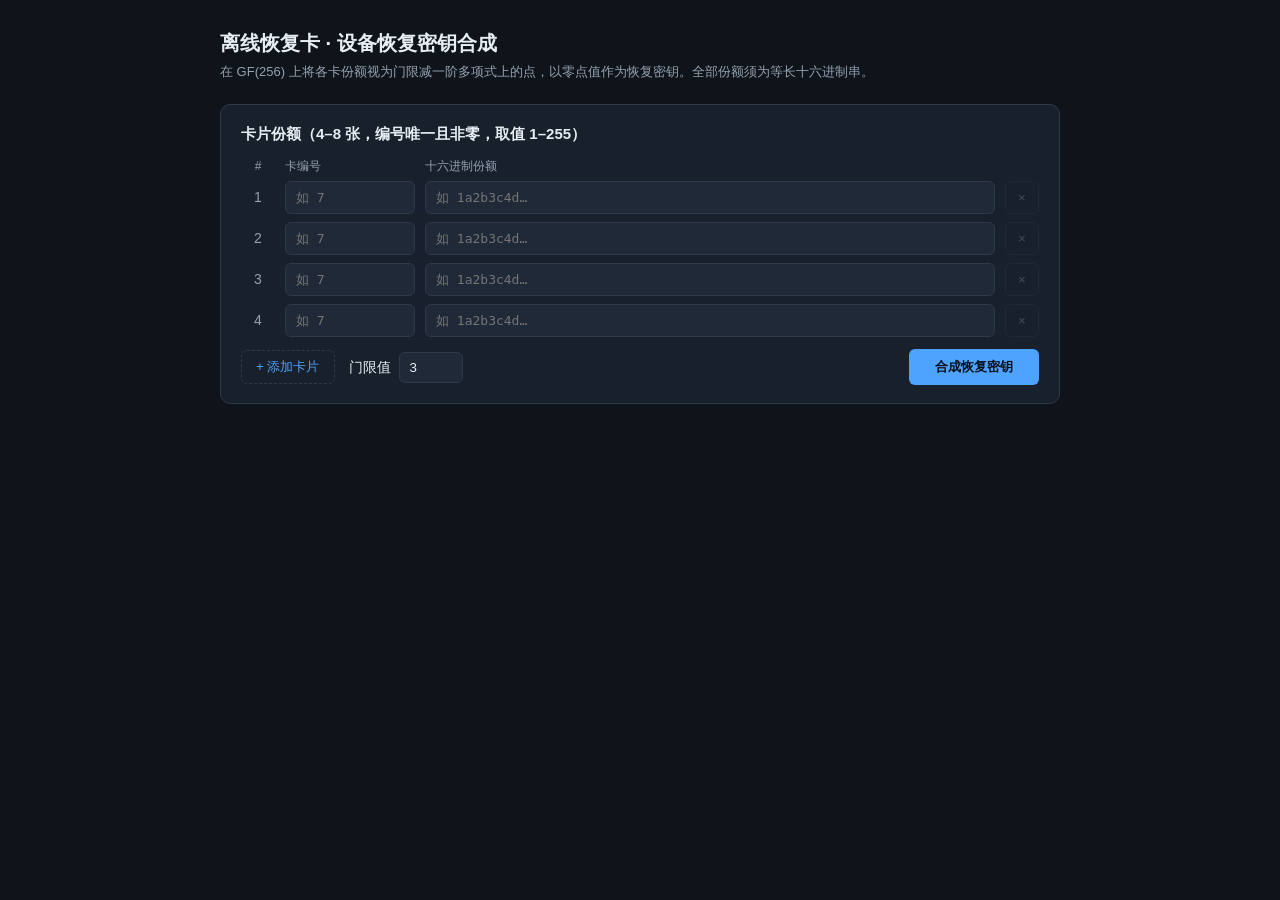
<file: app/static/index.html>
<!DOCTYPE html>
<html lang="zh-CN">
<head>
<meta charset="utf-8">
<meta name="viewport" content="width=device-width, initial-scale=1">
<meta name="robots" content="noindex">
<title>离线恢复卡 · 设备恢复密钥合成</title>
<style>
  :root {
    --bg: #0f141a;
    --panel: #18202b;
    --panel-2: #1f2937;
    --line: #2d3a4a;
    --text: #e6edf3;
    --muted: #93a1b0;
    --accent: #4da3ff;
    --ok: #3fb97a;
    --warn: #e0a13c;
    --err: #e5604f;
  }
  * { box-sizing: border-box; }
  body {
    margin: 0;
    background: var(--bg);
    color: var(--text);
    font: 14px/1.5 -apple-system, "Segoe UI", "PingFang SC",
      "Microsoft YaHei", sans-serif;
  }
  .wrap { max-width: 880px; margin: 0 auto; padding: 28px 20px 60px; }
  h1 { font-size: 20px; margin: 0 0 4px; }
  .sub { color: var(--muted); margin: 0 0 22px; font-size: 13px; }
  .panel {
    background: var(--panel);
    border: 1px solid var(--line);
    border-radius: 10px;
    padding: 18px 20px;
    margin-bottom: 18px;
  }
  .panel h2 { font-size: 15px; margin: 0 0 12px; font-weight: 600; }
  .row-head, .card-row {
    display: grid;
    grid-template-columns: 34px 130px 1fr 34px;
    gap: 10px;
    align-items: center;
  }
  .row-head { color: var(--muted); font-size: 12px; margin-bottom: 6px; }
  .card-row { margin-bottom: 8px; }
  .card-row input {
    width: 100%;
    background: var(--panel-2);
    border: 1px solid var(--line);
    border-radius: 6px;
    color: var(--text);
    padding: 8px 10px;
    font-family: ui-monospace, SFMono-Regular, Menlo, Consolas, monospace;
    font-size: 13px;
  }
  .card-row input:focus { outline: none; border-color: var(--accent); }
  .card-row.invalid input { border-color: var(--err); }
  .idx { color: var(--muted); text-align: center; font-variant-numeric: tabular-nums; }
  .share-input { text-transform: lowercase; }
  .del-btn {
    background: transparent;
    border: 1px solid var(--line);
    color: var(--muted);
    border-radius: 6px;
    height: 33px;
    cursor: pointer;
  }
  .del-btn:hover:not(:disabled) { color: var(--err); border-color: var(--err); }
  .del-btn:disabled { opacity: .35; cursor: not-allowed; }
  .controls {
    display: flex; align-items: center; gap: 14px;
    margin-top: 12px; flex-wrap: wrap;
  }
  .add-btn {
    background: transparent; border: 1px dashed var(--line);
    color: var(--accent); border-radius: 6px; padding: 7px 14px; cursor: pointer;
  }
  .add-btn:hover:not(:disabled) { border-color: var(--accent); }
  .add-btn:disabled { opacity: .35; cursor: not-allowed; }
  .threshold-box { display: flex; align-items: center; gap: 8px; }
  .threshold-box input {
    width: 64px; background: var(--panel-2); border: 1px solid var(--line);
    border-radius: 6px; color: var(--text); padding: 7px 10px;
  }
  .threshold-box input:focus { outline: none; border-color: var(--accent); }
  .threshold-box.invalid input { border-color: var(--err); }
  .submit-btn {
    margin-left: auto;
    background: var(--accent); color: #08131f; border: none;
    border-radius: 6px; padding: 9px 26px; font-weight: 600; cursor: pointer;
  }
  .submit-btn:disabled { opacity: .5; cursor: wait; }
  .field-err { color: var(--err); font-size: 12px; margin-top: -2px; }
  .row-err {
    grid-column: 2 / 4;
    color: var(--err); font-size: 12px;
  }
  .global-errors {
    background: rgba(229, 96, 79, .1);
    border: 1px solid var(--err);
    border-radius: 8px; padding: 10px 14px; margin-bottom: 16px;
  }
  .global-errors ul { margin: 4px 0 0; padding-left: 18px; }
  .result { border-radius: 10px; padding: 18px 20px; margin-bottom: 18px; }
  .result .status { font-size: 17px; font-weight: 700; letter-spacing: 1px; }
  .result .desc { color: var(--muted); font-size: 13px; margin: 4px 0 12px; }
  .result.consistent { background: rgba(63,185,122,.09); border: 1px solid var(--ok); }
  .result.consistent .status { color: var(--ok); }
  .result.recovered { background: rgba(224,161,60,.09); border: 1px solid var(--warn); }
  .result.recovered .status { color: var(--warn); }
  .result.conflict { background: rgba(229,96,79,.09); border: 1px solid var(--err); }
  .result.conflict .status { color: var(--err); }
  .key-line { display: flex; align-items: center; gap: 10px; flex-wrap: wrap; }
  .key-line .label { color: var(--muted); font-size: 12px; }
  .key-val {
    font-family: ui-monospace, Menlo, Consolas, monospace;
    background: var(--panel-2); border: 1px solid var(--line);
    border-radius: 6px; padding: 8px 12px;
    word-break: break-all; user-select: all;
  }
  .copy-btn {
    background: transparent; border: 1px solid var(--line);
    color: var(--accent); border-radius: 6px; padding: 6px 12px; cursor: pointer;
  }
  .copy-btn:hover { border-color: var(--accent); }
  .bad-card {
    display: inline-block; margin: 0 0 10px;
    background: rgba(224,161,60,.15); border: 1px solid var(--warn);
    border-radius: 6px; padding: 4px 12px; font-weight: 600;
  }
  .hidden { display: none !important; }
</style>
</head>
<body>
<div class="wrap">
  <h1>离线恢复卡 · 设备恢复密钥合成</h1>
  <p class="sub">在 GF(256) 上将各卡份额视为门限减一阶多项式上的点，以零点值作为恢复密钥。全部份额须为等长十六进制串。</p>

  <div id="globalErrors" class="global-errors hidden">
    <strong>输入有误，请修正后重新提交：</strong>
    <ul id="globalErrorList"></ul>
  </div>

  <div id="resultPanel" class="result hidden" aria-live="polite"></div>

  <form id="recoveryForm" class="panel" autocomplete="off" novalidate>
    <h2>卡片份额（4–8 张，编号唯一且非零，取值 1–255）</h2>
    <div class="row-head">
      <span class="idx">#</span><span>卡编号</span><span>十六进制份额</span><span></span>
    </div>
    <div id="rows"></div>

    <div class="controls">
      <button type="button" id="addBtn" class="add-btn">+ 添加卡片</button>
      <label class="threshold-box" id="thresholdBox">
        门限值
        <input id="threshold" name="threshold" inputmode="numeric" value="3">
        <span class="field-err" id="thresholdErr"></span>
      </label>
      <button type="submit" id="submitBtn" class="submit-btn">合成恢复密钥</button>
    </div>
  </form>
</div>

<script>
(function () {
  "use strict";

  var MIN_CARDS = 4, MAX_CARDS = 8;
  var rowsEl = document.getElementById("rows");
  var addBtn = document.getElementById("addBtn");
  var form = document.getElementById("recoveryForm");
  var submitBtn = document.getElementById("submitBtn");
  var thresholdInput = document.getElementById("threshold");
  var thresholdBox = document.getElementById("thresholdBox");
  var thresholdErr = document.getElementById("thresholdErr");
  var globalErrors = document.getElementById("globalErrors");
  var globalErrorList = document.getElementById("globalErrorList");
  var resultPanel = document.getElementById("resultPanel");

  function makeRow() {
    var wrap = document.createElement("div");
    wrap.className = "card-row";
    wrap.innerHTML =
      '<span class="idx"></span>' +
      '<input class="card-input" inputmode="numeric" placeholder="如 7">' +
      '<input class="share-input" placeholder="如 1a2b3c4d…" spellcheck="false">' +
      '<button type="button" class="del-btn" title="移除该行">×</button>' +
      '<div class="row-err hidden"></div>';
    wrap.querySelector(".del-btn").addEventListener("click", function () {
      wrap.remove();
      renumber();
    });
    return wrap;
  }

  function renumber() {
    var rows = rowsEl.children;
    for (var i = 0; i < rows.length; i++) {
      rows[i].querySelector(".idx").textContent = String(i + 1);
    }
    addBtn.disabled = rows.length >= MAX_CARDS;
    Array.prototype.forEach.call(rowsEl.querySelectorAll(".del-btn"),
      function (btn) { btn.disabled = rows.length <= MIN_CARDS; });
  }

  function addRow() {
    if (rowsEl.children.length >= MAX_CARDS) return;
    rowsEl.appendChild(makeRow());
    renumber();
  }

  for (var i = 0; i < MIN_CARDS; i++) addRow();

  addBtn.addEventListener("click", addRow);

  function clearFeedback() {
    // Submitting new data must never leave the previous conclusion in place.
    resultPanel.className = "result hidden";
    resultPanel.innerHTML = "";
    globalErrors.className = "global-errors hidden";
    globalErrorList.innerHTML = "";
    thresholdErr.textContent = "";
    thresholdBox.classList.remove("invalid");
    Array.prototype.forEach.call(rowsEl.children, function (row) {
      row.classList.remove("invalid");
      var err = row.querySelector(".row-err");
      err.textContent = "";
      err.classList.add("hidden");
    });
  }

  function showRowError(index, message) {
    var row = rowsEl.children[index];
    if (!row) return;
    row.classList.add("invalid");
    var err = row.querySelector(".row-err");
    err.textContent = message;
    err.classList.remove("hidden");
  }

  function showGlobal(message) {
    var li = document.createElement("li");
    li.textContent = message;
    globalErrorList.appendChild(li);
    globalErrors.classList.remove("hidden");
  }

  function esc(s) {
    return String(s).replace(/[&<>"']/g, function (c) {
      return { "&": "&amp;", "<": "&lt;", ">": "&gt;",
               '"': "&quot;", "'": "&#39;" }[c];
    });
  }

  function renderResult(data) {
    var status = data.status;
    var html = "";
    if (status === "CONSISTENT") {
      resultPanel.className = "result consistent";
      html =
        '<div class="status">CONSISTENT</div>' +
        '<div class="desc">全部份额一致，可放心使用以下密钥进行设备恢复。</div>' +
        keyBlock(data.key);
    } else if (status === "RECOVERED") {
      resultPanel.className = "result recovered";
      html =
        '<div class="status">RECOVERED</div>' +
        '<div class="desc">剔除一张卡后，其余不少于门限值的份额一致。</div>' +
        '<div class="bad-card">问题卡编号：' + esc(data.bad_card) + '</div>' +
        keyBlock(data.key);
    } else {
      // CONFLICT: deliberately renders no key material.
      resultPanel.className = "result conflict";
      html =
        '<div class="status">CONFLICT</div>' +
        '<div class="desc">份额存在无法定位到单张卡的冲突，拒绝输出密钥。' +
        '请重新核对所有卡片后再提交。</div>';
    }
    resultPanel.innerHTML = html;
    var copyBtn = resultPanel.querySelector(".copy-btn");
    if (copyBtn) {
      copyBtn.addEventListener("click", function () {
        var keyEl = resultPanel.querySelector(".key-val");
        function copied() {
          copyBtn.textContent = "已复制";
          setTimeout(function () { copyBtn.textContent = "复制"; }, 1200);
        }
        function selectFallback() {
          // navigator.clipboard is unavailable on plain HTTP; select text.
          var range = document.createRange();
          range.selectNodeContents(keyEl);
          var sel = window.getSelection();
          sel.removeAllRanges();
          sel.addRange(range);
          copyBtn.textContent = "已选中，按 Ctrl+C";
          setTimeout(function () { copyBtn.textContent = "复制"; }, 2000);
        }
        if (navigator.clipboard && navigator.clipboard.writeText) {
          navigator.clipboard.writeText(keyEl.textContent)
            .then(copied, selectFallback);
        } else {
          selectFallback();
        }
      });
    }
  }

  function keyBlock(key) {
    return '<div class="key-line"><span class="label">恢复密钥（hex）</span>' +
      '<code class="key-val">' + esc(key) + '</code>' +
      '<button type="button" class="copy-btn">复制</button></div>';
  }

  form.addEventListener("submit", function (ev) {
    ev.preventDefault();
    clearFeedback();

    var cards = [], shares = [];
    Array.prototype.forEach.call(rowsEl.children, function (row) {
      cards.push(row.querySelector(".card-input").value.trim());
      shares.push(row.querySelector(".share-input").value.trim());
    });

    var payload = {
      cards: cards.map(function (v) { return v === "" ? v : Number(v); }),
      threshold: thresholdInput.value.trim() === ""
        ? "" : Number(thresholdInput.value),
      shares: shares
    };

    submitBtn.disabled = true;
    submitBtn.textContent = "合成中…";

    fetch("/api/recovery/reconstruct", {
      method: "POST",
      headers: { "Content-Type": "application/json" },
      body: JSON.stringify(payload)
    }).then(function (resp) {
      return resp.json().then(function (data) { return { ok: resp.ok, data: data }; });
    }).then(function (r) {
      var data = r.data || {};
      if (!r.ok || data.ok === false) {
        (data.errors || []).forEach(function (e) {
          if (e.field === "share" && typeof e.index === "number") {
            showRowError(e.index, "份额：" + e.message);
          } else if (e.field === "card" && typeof e.index === "number") {
            showRowError(e.index, "编号：" + e.message);
          } else if (e.field === "threshold") {
            thresholdErr.textContent = e.message;
            thresholdBox.classList.add("invalid");
          } else {
            showGlobal(e.message);
          }
        });
        if (!(data.errors || []).length) showGlobal("请求被拒绝");
      } else {
        renderResult(data);
      }
    }).catch(function () {
      showGlobal("网络错误，服务不可达，请稍后重试。");
    }).finally(function () {
      submitBtn.disabled = false;
      submitBtn.textContent = "合成恢复密钥";
    });
  });
})();
</script>
</body>
</html>
</file>
